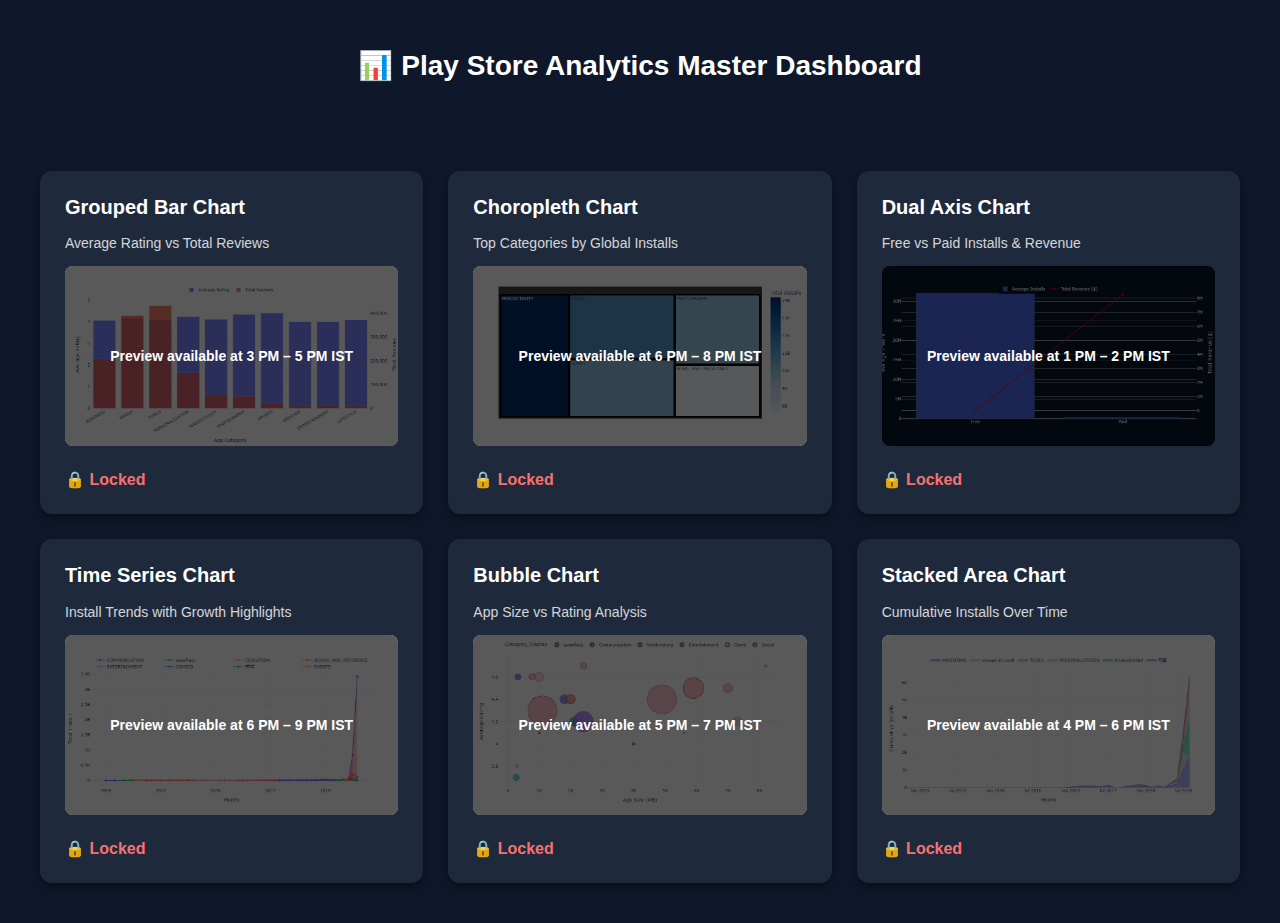
<file: index.html>
<!DOCTYPE html>
<html>
<head>
    <meta charset="UTF-8">
    <title>Play Store Master Dashboard</title>
    <link rel="stylesheet" href="styles.css">
    <!-- <script src="https://cdn.plot.ly/plotly-latest.min.js"></script> -->

</head>
<body>

<h1 class="main-title">📊 Play Store Analytics Master Dashboard</h1>

<div class="grid" id="card-grid"></div>

<script src="script.js"></script>
</body>
</html>
</file>
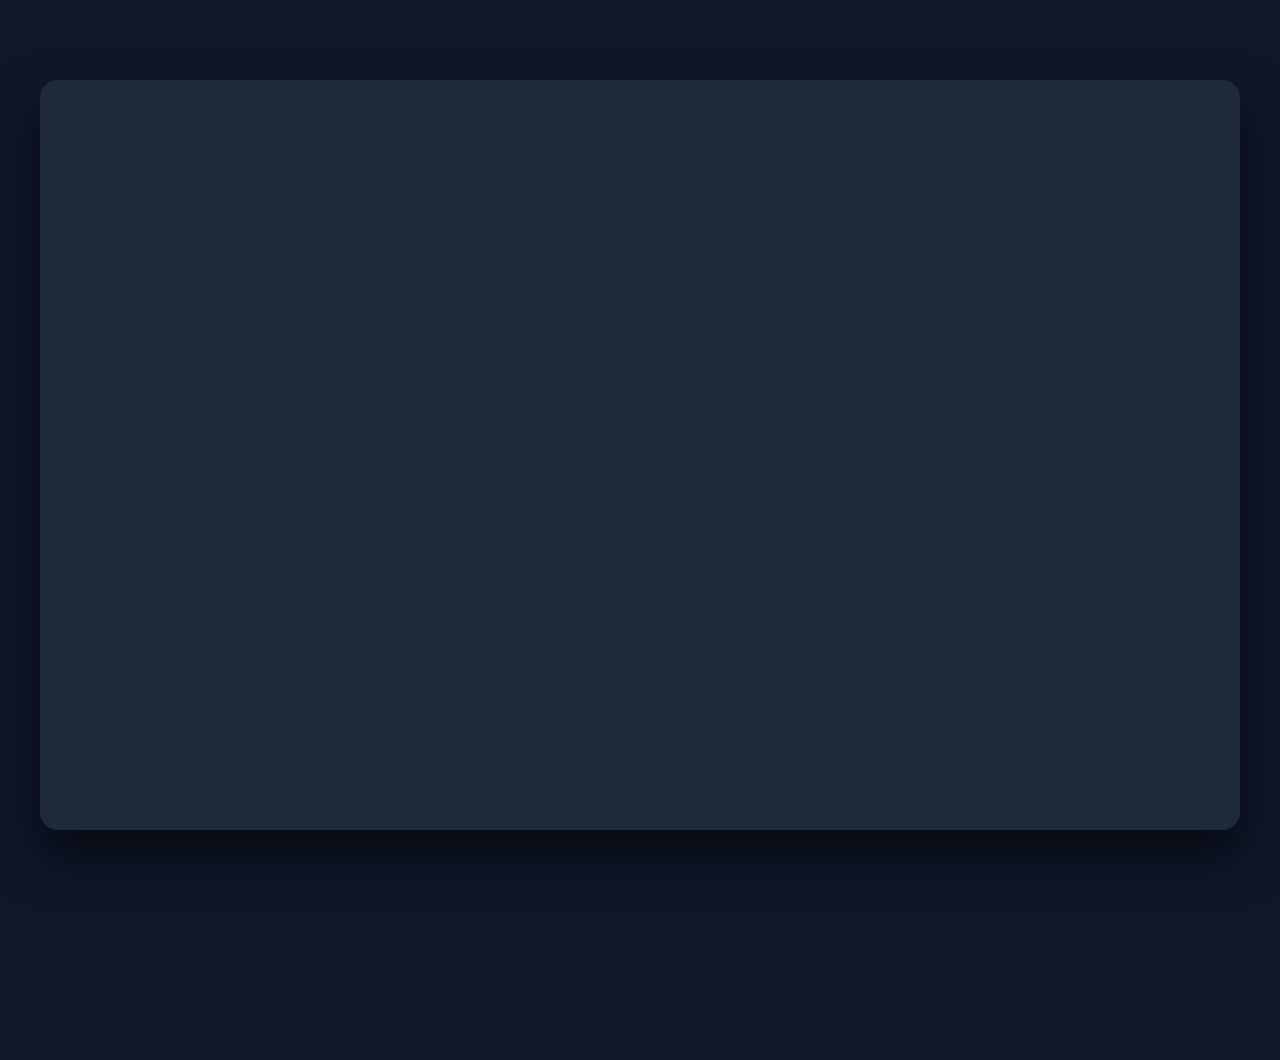
<file: chart.html>
<!-- <!DOCTYPE html>
<html>
<head>
    <meta charset="UTF-8">
    <title>Chart View</title>
    <script src="https://cdn.plot.ly/plotly-latest.min.js"></script>
    <link rel="stylesheet" href="styles.css">
</head>
<body style="background-color:#0f172a; color:white;">

<div style="text-align:center; padding:30px;">
    <h1 id="chart-title"></h1>
</div>

<div id="chart" style="width:95%;height:85vh;margin:auto;"></div>

<script>
const titles = {
    1: "Grouped Bar Chart – Average Rating vs Total Reviews",
    2: "Choropleth Chart – Global Installs by Category",
    3: "Dual Axis Chart – Free vs Paid Revenue",
    4: "Time Series Chart – Install Trends",
    5: "Bubble Chart – Size vs Rating",
    6: "Stacked Area Chart – Cumulative Installs"
};

const params = new URLSearchParams(window.location.search);
const taskId = params.get("task");

document.getElementById("chart-title").innerText = titles[taskId];

fetch(`exports/task${taskId}.json`)
  .then(res => res.json())
  .then(fig => {

      fig.layout.margin = { t: 40, l: 70, r: 50, b: 70 };
      fig.layout.paper_bgcolor = "#0f172a";
      fig.layout.plot_bgcolor = "#0f172a";
      fig.layout.font = { color: "white" };

      Plotly.newPlot("chart", fig.data, fig.layout);
  });
</script>

</body>
</html> -->

<!DOCTYPE html>
<html>
<head>
    <meta charset="UTF-8">
    <title>Visualization</title>
    <link rel="stylesheet" href="styles.css">

    <!-- Plotly CDN -->
    <script src="https://cdn.plot.ly/plotly-latest.min.js"></script>
</head>
<body>

<div class="chart-page">
    <div class="chart-container">
        <h1 id="chart-title" class="chart-heading"></h1>
        <div id="chart" class="chart-box"></div>
    </div>
</div>

<script src="script.js"></script>
</body>
</html>
</file>
<file: styles.css>
body {
    margin: 0;
    font-family: 'Segoe UI', sans-serif;
    background-color: #0f172a;
    color: white;
}

.main-title {
    text-align: center;
    padding: 30px 0;
    font-size: 28px;
}

.grid {
    display: grid;
    grid-template-columns: repeat(3, 1fr);
    gap: 25px;
    padding: 40px;
}

.card {
    background-color: #1e293b;
    padding: 25px;
    border-radius: 12px;
    cursor: pointer;
    transition: all 0.3s ease;
    box-shadow: 0 4px 10px rgba(0,0,0,0.4);
    position: relative;
}

.card:hover {
    transform: translateY(-8px);
    box-shadow: 0 15px 30px rgba(0,0,0,0.7);
}

.card h2 {
    margin-top: 0;
    font-size: 20px;
}

.card p {
    font-size: 14px;
    margin-top: 15px;
    opacity: 0.8;
}

.status {
    margin-top: 20px;
    font-weight: bold;
}



.active {
    color: #22c55e;
}

.inactive {
    color: #f87171;
}

.preview-wrapper {
    position: relative;
    margin-top: 15px;
}

.preview {
    width: 100%;
    height: 180px;
    border-radius: 8px;
    overflow: hidden;
}

.placeholder {
    width: 100%;
    height: 180px;
    object-fit: cover;
    border-radius: 8px;
    opacity: 0.4;
}

.overlay {
    position: absolute;
    top: 0;
    left: 0;
    width: 100%;
    height: 180px;
    background: rgba(0,0,0,0.65);
    display: flex;
    align-items: center;
    justify-content: center;
    font-size: 14px;
    font-weight: bold;
    text-align: center;
    border-radius: 8px;
}

.preview-wrapper {
    position: relative;
    margin-top: 15px;
}

.preview-image {
    width: 100%;
    height: 180px;
    object-fit: cover;
    border-radius: 8px;
}

.overlay {
    position: absolute;
    top: 0;
    left: 0;
    width: 100%;
    height: 180px;
    background: rgba(0,0,0,0.65);
    display: flex;
    align-items: center;
    justify-content: center;
    font-size: 14px;
    font-weight: bold;
    text-align: center;
    border-radius: 8px;
}

.chart-wrapper {
    display: flex;
    justify-content: center;
    padding: 60px 20px;
}

.chart-card {
    background: #111c2e;
    padding: 40px;
    border-radius: 16px;
    width: 100%;
    max-width: 1100px;
    box-shadow: 0 20px 40px rgba(0,0,0,0.5);
}

.chart-title {
    text-align: center;
    font-size: 28px;
    margin-bottom: 40px;
    color: white;
}

/* ===== Chart Page Layout ===== */

.chart-page {
    min-height: 100vh;
    display: flex;
    justify-content: center;
    align-items: flex-start;
    padding: 80px 20px;
    background-color: #0f172a;
}

.chart-container {
    width: 100%;
    max-width: 1100px;
    background: #1e293b;
    padding: 50px 50px 60px 50px;
    border-radius: 18px;
    box-shadow: 0 25px 50px rgba(0,0,0,0.6);
}

.chart-heading {
    text-align: center;
    font-size: 30px;
    margin-bottom: 40px;
    font-weight: 600;
    letter-spacing: 0.5px;
}

.chart-box {
    width: 100%;
    height: 600px;
}
</file>
